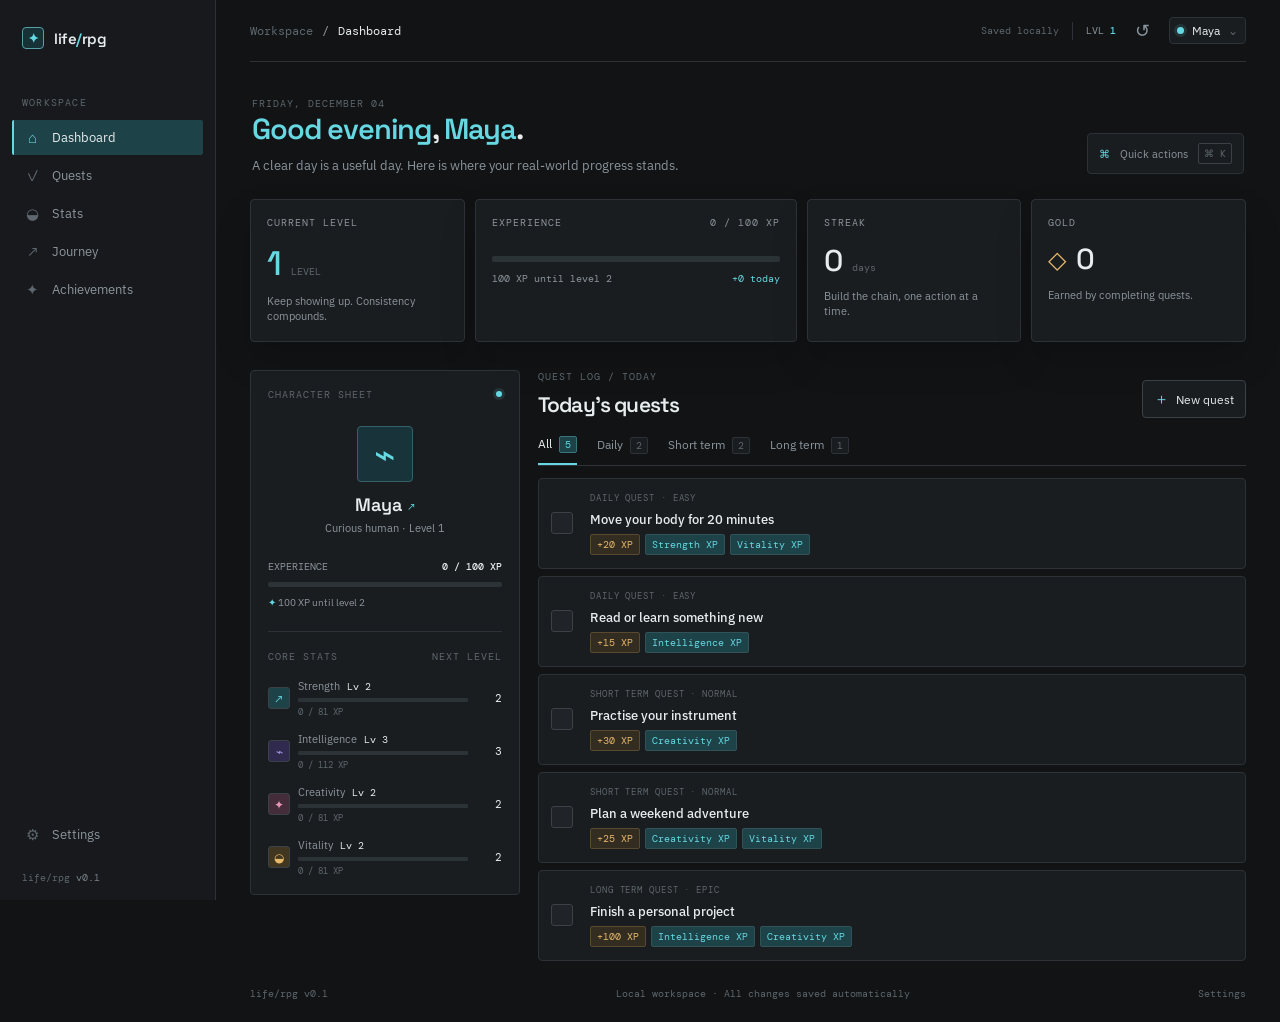
<file: index.html>
<!doctype html>
<html lang="en">
  <head>
    <meta charset="UTF-8" />
    <meta name="viewport" content="width=device-width, initial-scale=1.0" />
    <title>Life RPG | Your real-world character sheet</title>
    <meta name="description" content="A focused real-life RPG dashboard for turning meaningful actions into progress." />
    <link rel="preconnect" href="https://fonts.googleapis.com" />
    <link rel="preconnect" href="https://fonts.gstatic.com" crossorigin />
    <link href="https://fonts.googleapis.com/css2?family=DM+Mono:wght@400;500&family=IBM+Plex+Sans:wght@400;500;600;700&family=Space+Grotesk:wght@400;500;600;700&display=swap" rel="stylesheet" />
    <link rel="stylesheet" href="styles.css" />
  </head>
  <body>
    <main class="app-shell">
      <aside class="sidebar">
        <a class="brand" href="index.html" aria-label="Life RPG home"><span class="brand-mark">✦</span><span>life<span class="brand-accent">/</span>rpg</span></a>
        <div class="sidebar-section-label">WORKSPACE</div>
        <nav class="sidebar-nav" aria-label="Main navigation">
          <a class="nav-item active" href="index.html"><span class="nav-icon">⌂</span>Dashboard</a>
          <a class="nav-item" href="quests.html"><span class="nav-icon">✓</span>Quests</a>
          <a class="nav-item" href="stats.html"><span class="nav-icon">◒</span>Stats</a>
          <a class="nav-item" href="journey.html"><span class="nav-icon">↗</span>Journey</a>
          <a class="nav-item" href="achievements.html"><span class="nav-icon">✦</span>Achievements</a>
        </nav>
        <div class="sidebar-bottom">
          <a class="nav-item" href="settings.html"><span class="nav-icon">⚙</span>Settings</a>
          <div class="sidebar-version">life/rpg <span>v0.1</span></div>
        </div>
      </aside>

      <div class="workspace">
        <header class="topbar">
          <div class="breadcrumb"><span class="breadcrumb-muted">Workspace</span><span>/</span><strong>Dashboard</strong></div>
          <div class="topbar-actions">
            <span class="save-status" id="saveStatus">Saved locally</span>
            <span class="topbar-divider"></span><span class="topbar-level">LVL <strong id="topbarLevel">1</strong></span>
            <button class="icon-button" id="resetButton" type="button" title="Reset demo progress" aria-label="Reset demo progress">↺</button>
            <button class="profile-chip" id="topbarCharacter" type="button" title="Change character name"><span class="profile-dot"></span><span id="topbarName">Maya</span><span class="profile-chevron">⌄</span></button>
          </div>
        </header>

        <section class="hero" id="top">
          <div class="hero-copy"><p class="eyebrow" id="dateLabel">TUESDAY, SEPTEMBER 08</p><h1><span id="greetingText">Good morning</span>, <span id="heroName">Maya</span>.</h1><p class="hero-text">A clear day is a useful day. Here is where your real-world progress stands.</p></div>
          <div class="command-hint"><span>⌘</span><span>Quick actions</span><kbd>⌘ K</kbd></div>
        </section>

        <section class="overview-grid" aria-label="Character overview">
          <article class="overview-card level-card"><div class="card-kicker">CURRENT LEVEL</div><div class="level-value"><strong id="overviewLevel">1</strong><span>LEVEL</span></div><div class="level-caption">Keep showing up. Consistency compounds.</div></article>
          <article class="overview-card xp-overview"><div class="card-kicker"><span>EXPERIENCE</span><span><span id="overviewXp">0</span> / <span id="overviewXpGoal">100</span> XP</span></div><div class="overview-progress"><span id="overviewXpFill"></span></div><div class="overview-footer"><span id="overviewNext">100 XP until level 2</span><span class="accent-text">+0 today</span></div></article>
          <article class="overview-card stat-overview"><div class="card-kicker">STREAK</div><div class="streak-main"><strong id="overviewStreak">0</strong><span>days</span></div><div class="level-caption">Build the chain, one action at a time.</div></article>
          <article class="overview-card gold-overview"><div class="card-kicker">GOLD</div><div class="gold-main"><span>◇</span><strong id="goldLabel">0</strong></div><div class="level-caption">Earned by completing quests.</div></article>
        </section>

        <section class="dashboard-grid" id="dashboardView" aria-label="Character dashboard">
        <aside class="character-panel panel" id="statsPanel">
          <div class="panel-label"><span>CHARACTER SHEET</span><span class="online-dot"></span></div>
          <div class="avatar">⌁</div>
          <button class="name-button" id="nameButton" type="button" title="Change character name">
            <span id="characterName">Maya</span><span class="edit-icon">↗</span>
          </button>
          <p class="character-title">Curious human · Level <span id="levelLabel">1</span></p>
          <div class="xp-block">
            <div class="xp-meta"><span>EXPERIENCE</span><strong><span id="xpLabel">0</span> / <span id="xpGoal">100</span> XP</strong></div>
            <div class="progress-track"><span class="progress-fill" id="xpFill"></span></div>
          </div>
          <div class="level-up-copy"><span class="spark">✦</span> <span id="nextLevelText">100 XP until level 2</span></div>
          <div class="divider"></div>
          <div class="stats-heading"><span>CORE STATS</span><span class="stat-scale">NEXT LEVEL</span></div>
          <div class="stats-list" id="statsList"></div>
        </aside>

        <section class="quests-panel" id="quests">
          <div class="section-heading">
            <div>
              <p class="eyebrow">QUEST LOG / TODAY</p>
              <h2>Today's quests</h2>
            </div>
            <button class="add-quest-button" id="addQuestButton" type="button"><span>＋</span> New quest</button>
          </div>
          <div class="quest-tabs" role="tablist" aria-label="Quest duration">
            <button class="quest-tab active" data-filter="all" type="button" role="tab">All <span id="allCount">0</span></button>
            <button class="quest-tab" data-filter="daily" type="button" role="tab">Daily <span id="dailyCount">0</span></button>
            <button class="quest-tab" data-filter="short" type="button" role="tab">Short term <span id="shortCount">0</span></button>
            <button class="quest-tab" data-filter="long" type="button" role="tab">Long term <span id="longCount">0</span></button>
          </div>
          <div class="quest-list" id="questList"></div>
          <div class="empty-state" id="emptyState" hidden>No quests in this chapter yet.</div>
        </section>
      </section>

      <footer><span>life/rpg v0.1</span><span>Local workspace · All changes saved automatically</span><span id="settings">Settings</span></footer>
      </div>
    </main>

    <dialog id="questDialog">
      <form method="dialog" id="questForm" class="dialog-card">
        <button class="dialog-close" id="closeQuestDialog" value="cancel" aria-label="Close">×</button>
        <p class="eyebrow">NEW QUEST</p>
        <h2>Add something worth doing.</h2>
        <label>Quest name<input id="questNameInput" required maxlength="52" placeholder="e.g. Take a 20 minute walk" /></label>
        <div class="form-row"><label>Category<select id="questCategoryInput"><option value="daily">Daily</option><option value="short">Short term</option><option value="long">Long term</option></select></label><label>Difficulty<select id="questDifficultyInput"></select></label></div>
        <div class="reward-preview"><span>QUEST REWARD</span><strong id="difficultyXpLabel">25 XP</strong></div>
        <fieldset><legend>Stat rewards <small>XP is split evenly across selected stats</small></legend><div class="stat-checkboxes" id="statCheckboxes"></div></fieldset>
        <div class="dialog-actions"><button class="cancel-button" id="cancelQuestDialog" type="button">Cancel</button><button class="primary-button" value="default">Create quest <span>↗</span></button></div>
      </form>
    </dialog>

    <script src="app.js"></script>
  </body>
</html>
</file>
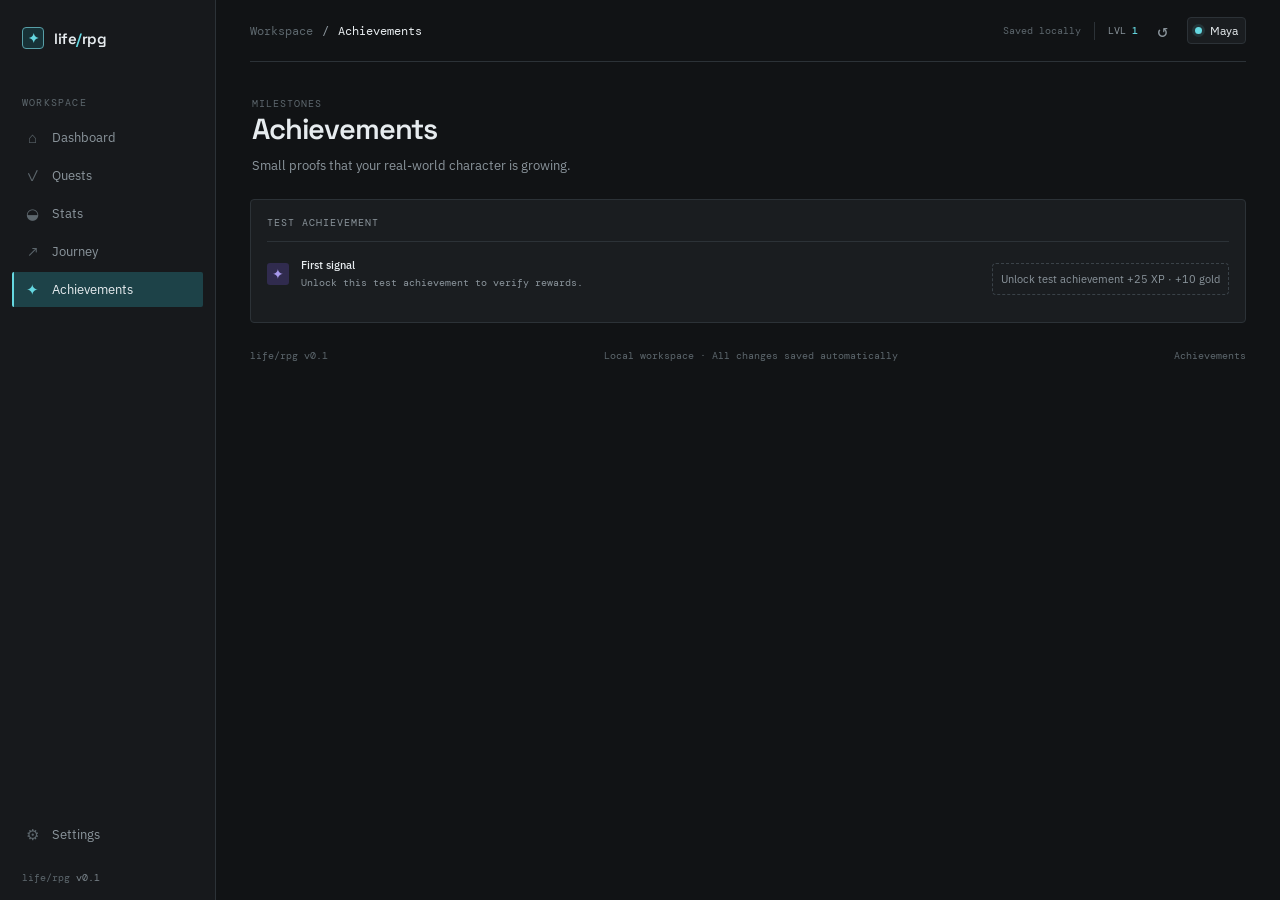
<file: achievements.html>
<!doctype html>
<html lang="en">
<head><meta charset="UTF-8" /><meta name="viewport" content="width=device-width, initial-scale=1.0" /><title>Achievements | Life RPG</title><link rel="stylesheet" href="styles.css" /></head>
<body><main class="app-shell"><aside class="sidebar"><a class="brand" href="index.html" aria-label="Life RPG home"><span class="brand-mark">✦</span><span>life<span class="brand-accent">/</span>rpg</span></a><div class="sidebar-section-label">WORKSPACE</div><nav class="sidebar-nav" aria-label="Main navigation"><a class="nav-item" href="index.html"><span class="nav-icon">⌂</span>Dashboard</a><a class="nav-item" href="quests.html"><span class="nav-icon">✓</span>Quests</a><a class="nav-item" href="stats.html"><span class="nav-icon">◒</span>Stats</a><a class="nav-item" href="journey.html"><span class="nav-icon">↗</span>Journey</a><a class="nav-item active" href="achievements.html"><span class="nav-icon">✦</span>Achievements</a></nav><div class="sidebar-bottom"><a class="nav-item" href="settings.html"><span class="nav-icon">⚙</span>Settings</a><div class="sidebar-version">life/rpg <span>v0.1</span></div></div></aside><div class="workspace"><header class="topbar"><div class="breadcrumb"><span class="breadcrumb-muted">Workspace</span><span>/</span><strong>Achievements</strong></div><div class="topbar-actions"><span class="save-status" id="saveStatus">Saved locally</span><span class="topbar-divider"></span><span class="topbar-level">LVL <strong id="topbarLevel">1</strong></span><button class="icon-button" id="resetButton" type="button" title="Reset demo progress" aria-label="Reset demo progress">↺</button><span class="profile-chip"><span class="profile-dot"></span><span id="topbarName">Maya</span></span></div></header><section class="hero"><div class="hero-copy"><p class="eyebrow">MILESTONES</p><h1>Achievements</h1><p class="hero-text">Small proofs that your real-world character is growing.</p></div></section><section class="activity-panel"><div class="panel-heading"><span>TEST ACHIEVEMENT</span></div><div class="activity-row"><span class="activity-icon muted-icon">✦</span><div><strong>First signal</strong><small>Unlock this test achievement to verify rewards.</small></div><button class="achievement-test" id="achievementTestButton" type="button">Unlock test achievement <span>+25 XP · +10 gold</span></button></div></section><footer><span>life/rpg v0.1</span><span>Local workspace · All changes saved automatically</span><span>Achievements</span></footer></div></main><script src="app.js"></script></body></html>
</file>
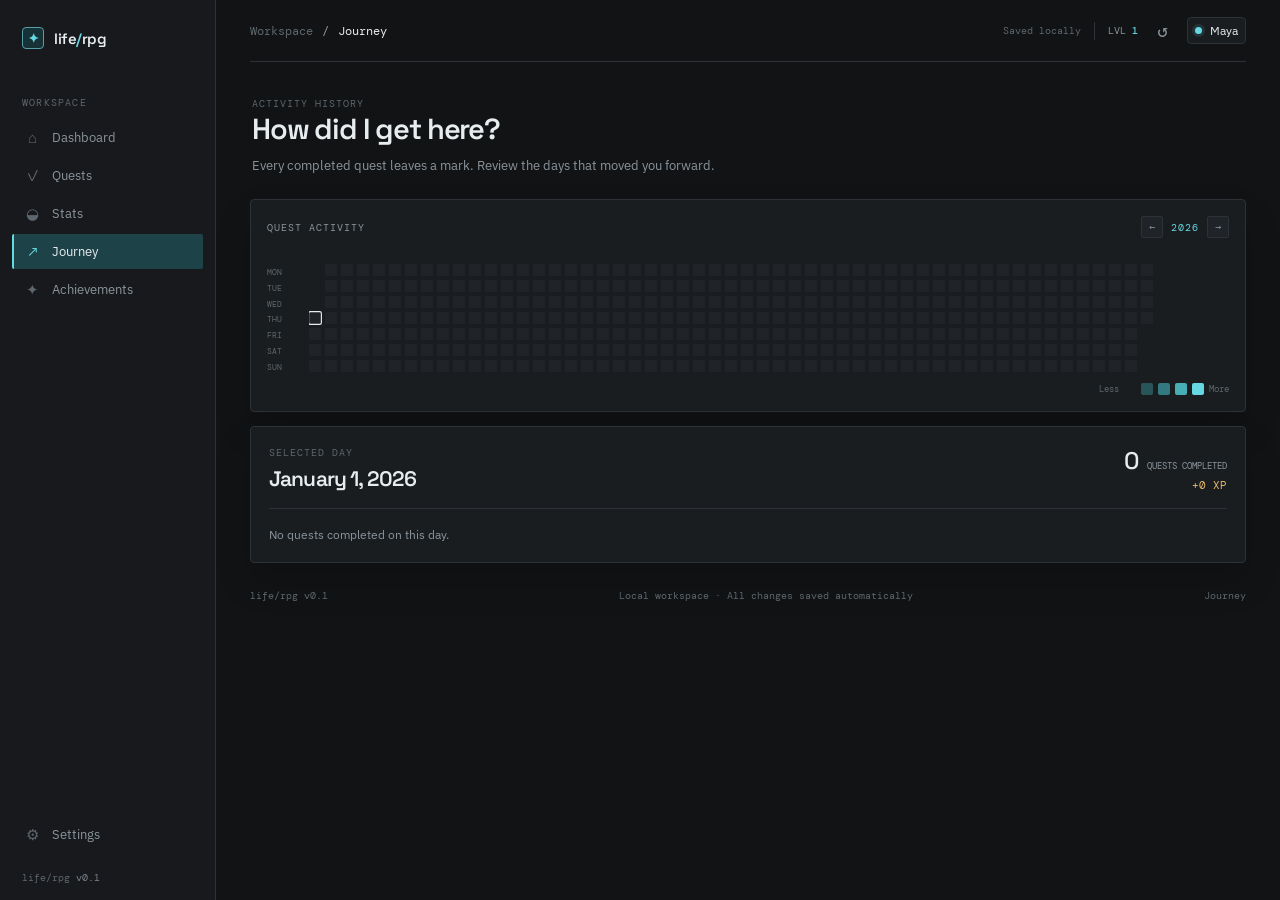
<file: journey.html>
<!doctype html>
<html lang="en">
<head><meta charset="UTF-8" /><meta name="viewport" content="width=device-width, initial-scale=1.0" /><title>Journey | Life RPG</title><link rel="stylesheet" href="styles.css" /></head>
<body>
<main class="app-shell">
  <aside class="sidebar"><a class="brand" href="index.html" aria-label="Life RPG home"><span class="brand-mark">✦</span><span>life<span class="brand-accent">/</span>rpg</span></a><div class="sidebar-section-label">WORKSPACE</div><nav class="sidebar-nav" aria-label="Main navigation"><a class="nav-item" href="index.html"><span class="nav-icon">⌂</span>Dashboard</a><a class="nav-item" href="quests.html"><span class="nav-icon">✓</span>Quests</a><a class="nav-item" href="stats.html"><span class="nav-icon">◒</span>Stats</a><a class="nav-item active" href="journey.html"><span class="nav-icon">↗</span>Journey</a><a class="nav-item" href="achievements.html"><span class="nav-icon">✦</span>Achievements</a></nav><div class="sidebar-bottom"><a class="nav-item" href="settings.html"><span class="nav-icon">⚙</span>Settings</a><div class="sidebar-version">life/rpg <span>v0.1</span></div></div></aside>
  <div class="workspace"><header class="topbar"><div class="breadcrumb"><span class="breadcrumb-muted">Workspace</span><span>/</span><strong>Journey</strong></div><div class="topbar-actions"><span class="save-status" id="saveStatus">Saved locally</span><span class="topbar-divider"></span><span class="topbar-level">LVL <strong id="topbarLevel">1</strong></span><button class="icon-button" id="resetButton" type="button" title="Reset demo progress" aria-label="Reset demo progress">↺</button><span class="profile-chip"><span class="profile-dot"></span><span id="topbarName">Maya</span></span></div></header>
    <section class="hero"><div class="hero-copy"><p class="eyebrow">ACTIVITY HISTORY</p><h1>How did I get here?</h1><p class="hero-text">Every completed quest leaves a mark. Review the days that moved you forward.</p></div></section>
    <section class="journey-panel"><div class="panel-heading"><span>QUEST ACTIVITY</span><div class="journey-year-controls"><button class="year-button" id="previousJourneyYear" type="button" aria-label="Previous year">←</button><strong class="journey-year" id="journeyYear"></strong><button class="year-button" id="nextJourneyYear" type="button" aria-label="Next year">→</button></div></div><div class="heatmap-shell"><div class="heatmap-weekdays" aria-hidden="true"><span>MON</span><span>TUE</span><span>WED</span><span>THU</span><span>FRI</span><span>SAT</span><span>SUN</span></div><div class="heatmap-scroll"><div class="heatmap-grid" id="journeyHeatmap" role="grid" aria-label="Quest completion activity"></div></div><div class="heatmap-legend"><span>Less</span><i class="heat-level-0"></i><i class="heat-level-1"></i><i class="heat-level-2"></i><i class="heat-level-3"></i><i class="heat-level-4"></i><span>More</span></div></div></section>
    <section class="journey-detail" id="journeyDetail" aria-live="polite"></section>
    <footer><span>life/rpg v0.1</span><span>Local workspace · All changes saved automatically</span><span>Journey</span></footer>
  </div>
</main><script src="app.js"></script></body></html>
</file>
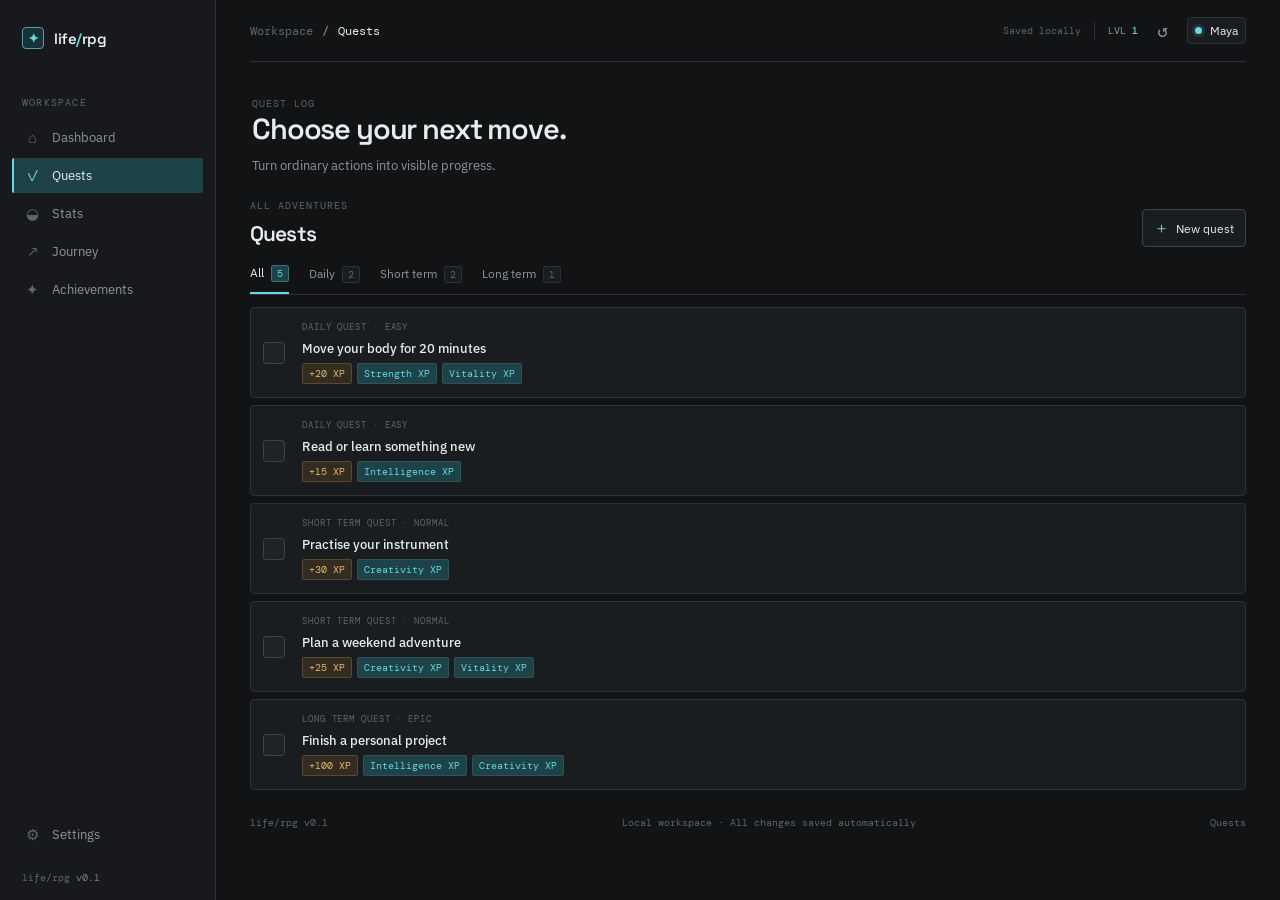
<file: quests.html>
<!doctype html>
<html lang="en">
<head>
  <meta charset="UTF-8" /><meta name="viewport" content="width=device-width, initial-scale=1.0" />
  <title>Quests | Life RPG</title><link rel="stylesheet" href="styles.css" />
</head>
<body><main class="app-shell"><aside class="sidebar"><a class="brand" href="index.html" aria-label="Life RPG home"><span class="brand-mark">✦</span><span>life<span class="brand-accent">/</span>rpg</span></a><div class="sidebar-section-label">WORKSPACE</div><nav class="sidebar-nav" aria-label="Main navigation"><a class="nav-item" href="index.html"><span class="nav-icon">⌂</span>Dashboard</a><a class="nav-item active" href="quests.html"><span class="nav-icon">✓</span>Quests</a><a class="nav-item" href="stats.html"><span class="nav-icon">◒</span>Stats</a><a class="nav-item" href="journey.html"><span class="nav-icon">↗</span>Journey</a><a class="nav-item" href="achievements.html"><span class="nav-icon">✦</span>Achievements</a></nav><div class="sidebar-bottom"><a class="nav-item" href="settings.html"><span class="nav-icon">⚙</span>Settings</a><div class="sidebar-version">life/rpg <span>v0.1</span></div></div></aside><div class="workspace"><header class="topbar"><div class="breadcrumb"><span class="breadcrumb-muted">Workspace</span><span>/</span><strong>Quests</strong></div><div class="topbar-actions"><span class="save-status" id="saveStatus">Saved locally</span><span class="topbar-divider"></span><span class="topbar-level">LVL <strong id="topbarLevel">1</strong></span><button class="icon-button" id="resetButton" type="button" title="Reset demo progress" aria-label="Reset demo progress">↺</button><span class="profile-chip"><span class="profile-dot"></span><span id="topbarName">Maya</span></span></div></header><section class="hero"><div class="hero-copy"><p class="eyebrow">QUEST LOG</p><h1>Choose your next move.</h1><p class="hero-text">Turn ordinary actions into visible progress.</p></div></section><section class="dashboard-grid"><section class="quests-panel" id="quests"><div class="section-heading"><div><p class="eyebrow">ALL ADVENTURES</p><h2>Quests</h2></div><button class="add-quest-button" id="addQuestButton" type="button"><span>＋</span> New quest</button></div><div class="quest-tabs" role="tablist" aria-label="Quest duration"><button class="quest-tab active" data-filter="all" type="button" role="tab">All <span id="allCount">0</span></button><button class="quest-tab" data-filter="daily" type="button" role="tab">Daily <span id="dailyCount">0</span></button><button class="quest-tab" data-filter="short" type="button" role="tab">Short term <span id="shortCount">0</span></button><button class="quest-tab" data-filter="long" type="button" role="tab">Long term <span id="longCount">0</span></button></div><div class="quest-list" id="questList"></div><div class="empty-state" id="emptyState" hidden>No quests in this chapter yet.</div></section></section><footer><span>life/rpg v0.1</span><span>Local workspace · All changes saved automatically</span><span>Quests</span></footer></div></main><dialog id="questDialog"><form method="dialog" id="questForm" class="dialog-card"><button class="dialog-close" id="closeQuestDialog" value="cancel" aria-label="Close">×</button><p class="eyebrow">NEW QUEST</p><h2>Add something worth doing.</h2><label>Quest name<input id="questNameInput" required maxlength="52" placeholder="e.g. Take a 20 minute walk" /></label><div class="form-row"><label>Category<select id="questCategoryInput"><option value="daily">Daily</option><option value="short">Short term</option><option value="long">Long term</option></select></label><label>Difficulty<select id="questDifficultyInput"></select></label></div><div class="reward-preview"><span>QUEST REWARD</span><strong id="difficultyXpLabel">25 XP</strong></div><fieldset><legend>Stat rewards <small>XP is split evenly across selected stats</small></legend><div class="stat-checkboxes" id="statCheckboxes"></div></fieldset><div class="dialog-actions"><button class="cancel-button" id="cancelQuestDialog" type="button">Cancel</button><button class="primary-button" value="default">Create quest <span>↗</span></button></div></form></dialog><script src="app.js"></script></body></html>
</file>
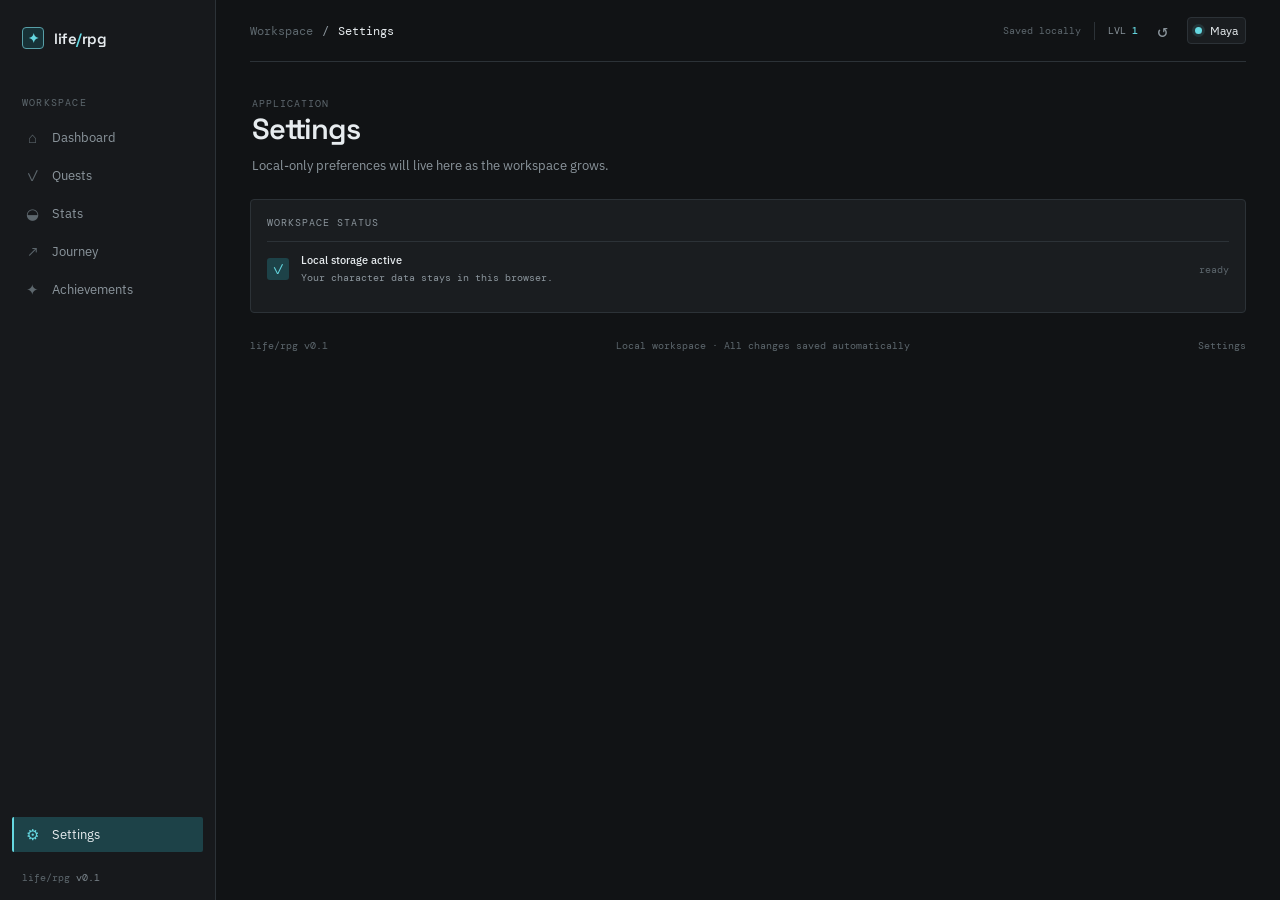
<file: settings.html>
<!doctype html>
<html lang="en">
<head><meta charset="UTF-8" /><meta name="viewport" content="width=device-width, initial-scale=1.0" /><title>Settings | Life RPG</title><link rel="stylesheet" href="styles.css" /></head>
<body><main class="app-shell"><aside class="sidebar"><a class="brand" href="index.html" aria-label="Life RPG home"><span class="brand-mark">✦</span><span>life<span class="brand-accent">/</span>rpg</span></a><div class="sidebar-section-label">WORKSPACE</div><nav class="sidebar-nav" aria-label="Main navigation"><a class="nav-item" href="index.html"><span class="nav-icon">⌂</span>Dashboard</a><a class="nav-item" href="quests.html"><span class="nav-icon">✓</span>Quests</a><a class="nav-item" href="stats.html"><span class="nav-icon">◒</span>Stats</a><a class="nav-item" href="journey.html"><span class="nav-icon">↗</span>Journey</a><a class="nav-item" href="achievements.html"><span class="nav-icon">✦</span>Achievements</a></nav><div class="sidebar-bottom"><a class="nav-item active" href="settings.html"><span class="nav-icon">⚙</span>Settings</a><div class="sidebar-version">life/rpg <span>v0.1</span></div></div></aside><div class="workspace"><header class="topbar"><div class="breadcrumb"><span class="breadcrumb-muted">Workspace</span><span>/</span><strong>Settings</strong></div><div class="topbar-actions"><span class="save-status" id="saveStatus">Saved locally</span><span class="topbar-divider"></span><span class="topbar-level">LVL <strong id="topbarLevel">1</strong></span><button class="icon-button" id="resetButton" type="button" title="Reset demo progress" aria-label="Reset demo progress">↺</button><span class="profile-chip"><span class="profile-dot"></span><span id="topbarName">Maya</span></span></div></header><section class="hero"><div class="hero-copy"><p class="eyebrow">APPLICATION</p><h1>Settings</h1><p class="hero-text">Local-only preferences will live here as the workspace grows.</p></div></section><section class="activity-panel"><div class="panel-heading"><span>WORKSPACE STATUS</span></div><div class="activity-row"><span class="activity-icon">✓</span><div><strong>Local storage active</strong><small>Your character data stays in this browser.</small></div><time>ready</time></div></section><footer><span>life/rpg v0.1</span><span>Local workspace · All changes saved automatically</span><span>Settings</span></footer></div></main><script src="app.js"></script></body></html>
</file>
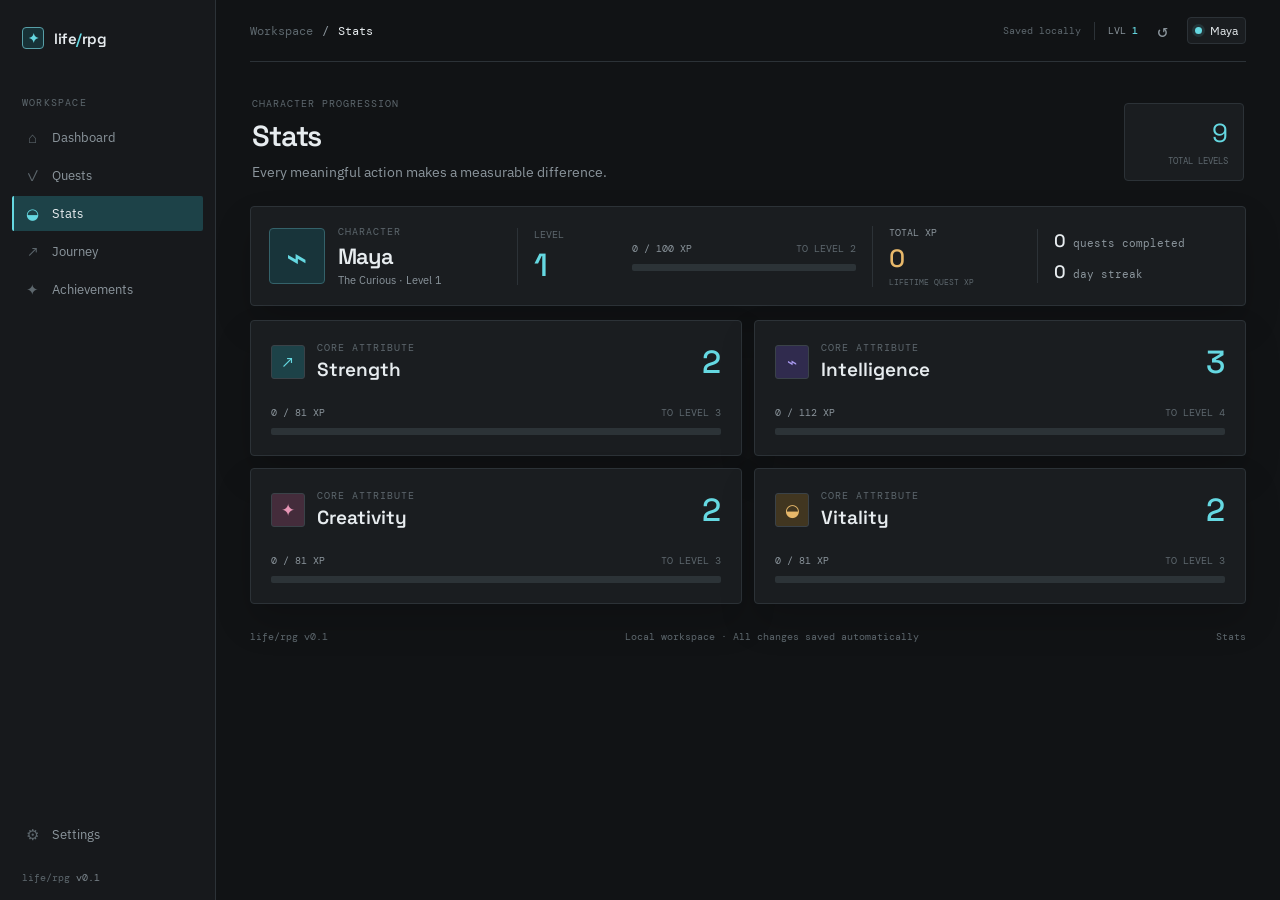
<file: stats.html>
<!doctype html>
<html lang="en">
<head><meta charset="UTF-8" /><meta name="viewport" content="width=device-width, initial-scale=1.0" /><title>Stats | Life RPG</title><link rel="stylesheet" href="styles.css" /></head>
<body><main class="app-shell"><aside class="sidebar"><a class="brand" href="index.html" aria-label="Life RPG home"><span class="brand-mark">✦</span><span>life<span class="brand-accent">/</span>rpg</span></a><div class="sidebar-section-label">WORKSPACE</div><nav class="sidebar-nav" aria-label="Main navigation"><a class="nav-item" href="index.html"><span class="nav-icon">⌂</span>Dashboard</a><a class="nav-item" href="quests.html"><span class="nav-icon">✓</span>Quests</a><a class="nav-item active" href="stats.html"><span class="nav-icon">◒</span>Stats</a><a class="nav-item" href="journey.html"><span class="nav-icon">↗</span>Journey</a><a class="nav-item" href="achievements.html"><span class="nav-icon">✦</span>Achievements</a></nav><div class="sidebar-bottom"><a class="nav-item" href="settings.html"><span class="nav-icon">⚙</span>Settings</a><div class="sidebar-version">life/rpg <span>v0.1</span></div></div></aside><div class="workspace"><header class="topbar"><div class="breadcrumb"><span class="breadcrumb-muted">Workspace</span><span>/</span><strong>Stats</strong></div><div class="topbar-actions"><span class="save-status" id="saveStatus">Saved locally</span><span class="topbar-divider"></span><span class="topbar-level">LVL <strong id="topbarLevel">1</strong></span><button class="icon-button" id="resetButton" type="button" title="Reset demo progress" aria-label="Reset demo progress">↺</button><span class="profile-chip"><span class="profile-dot"></span><span id="topbarName">Maya</span></span></div></header><section class="stats-view" id="statsView" aria-label="Detailed character stats"><div class="stats-view-heading"><div><p class="eyebrow">CHARACTER PROGRESSION</p><h2>Stats</h2><p>Every meaningful action makes a measurable difference.</p></div><div class="stats-summary"><span id="statsTotalLevel">9</span><small>TOTAL LEVELS</small></div></div><section class="stats-character-overview" id="statsCharacterOverview" aria-label="Character overview"></section><div class="detailed-stats-grid" id="detailedStatsList"></div></section><footer><span>life/rpg v0.1</span><span>Local workspace · All changes saved automatically</span><span>Stats</span></footer></div></main><script src="app.js"></script></body></html>
</file>
<file: styles.css>
@import url('https://fonts.googleapis.com/css2?family=DM+Mono:wght@400;500&family=IBM+Plex+Sans:wght@400;500;600;700&family=Space+Grotesk:wght@400;500;600;700&display=swap');

:root {
  --bg: #111315; --sidebar: #17191c; --surface: #1a1d20; --surface-raised: #202428; --surface-hover: #252a2e;
  --border: #2c3237; --border-strong: #3a4248; --text: #e7ecef; --muted: #8b959c; --dim: #5d676d;
  --accent: #65d8e1; --accent-soft: #1d4248; --violet: #a899ee; --violet-soft: #302b4e; --warning: #e7b86a; --danger: #e77f89;
  --radius: 4px; --shadow: 0 18px 36px rgba(0, 0, 0, .16);
}
* { box-sizing: border-box; }
html { scroll-behavior: smooth; }
.sidebar-nav, .quest-tabs { min-width: 0; }
body { margin: 0; color: var(--text); background: var(--bg); font: 14px 'IBM Plex Sans', sans-serif; }
body::before { content: ''; position: fixed; inset: 0; pointer-events: none; opacity: .08; background-image: linear-gradient(rgba(255,255,255,.04) 1px, transparent 1px), linear-gradient(90deg, rgba(255,255,255,.04) 1px, transparent 1px); background-size: 32px 32px; mask-image: linear-gradient(to bottom, black, transparent 70%); }
button, input, select { font: inherit; } button, a { -webkit-tap-highlight-color: transparent; } button { cursor: pointer; } a { color: inherit; text-decoration: none; }
.app-shell { display: flex; min-height: 100vh; }
.sidebar { position: sticky; top: 0; display: flex; flex: 0 0 216px; flex-direction: column; width: 216px; height: 100vh; padding: 22px 12px 16px; border-right: 1px solid var(--border); background: var(--sidebar); }
.brand { display: flex; align-items: center; gap: 10px; height: 32px; padding: 0 10px; color: var(--text); font: 600 15px 'Space Grotesk', sans-serif; letter-spacing: -.03em; }
.brand-mark { display: grid; place-items: center; width: 22px; height: 22px; border: 1px solid #579fa7; border-radius: var(--radius); color: var(--accent); background: #173237; font-size: 13px; }
.brand-accent { color: var(--accent); }
.sidebar-section-label { margin: 42px 10px 11px; color: var(--dim); font: 10px 'DM Mono', monospace; letter-spacing: .12em; }
.sidebar-nav { display: grid; gap: 3px; }
.nav-item { display: flex; align-items: center; gap: 11px; height: 35px; padding: 0 10px; border-left: 2px solid transparent; border-radius: 2px; color: var(--muted); font-size: 13px; transition: background .18s, color .18s, border-color .18s; }
.nav-item:hover { color: var(--text); background: var(--surface-hover); } .nav-item.active { border-left-color: var(--accent); color: var(--text); background: var(--accent-soft); }
.nav-icon { display: inline-grid; place-items: center; width: 17px; color: var(--dim); font-size: 15px; } .nav-item.active .nav-icon { color: var(--accent); }
.sidebar-bottom { margin-top: auto; } .sidebar-version { padding: 19px 10px 0; color: var(--dim); font: 10px 'DM Mono', monospace; } .sidebar-version span { color: #79838a; }
.workspace { min-width: 0; flex: 1; padding: 0 34px 22px; }
.topbar { display: flex; align-items: center; justify-content: space-between; height: 62px; border-bottom: 1px solid var(--border); }
.breadcrumb, .topbar-actions, .profile-chip, .overview-footer, .card-kicker, .panel-label, .xp-meta, .stats-heading, .quest-tabs, .quest-actions, footer, .panel-heading { display: flex; align-items: center; }
.breadcrumb { gap: 9px; color: var(--muted); font: 12px 'DM Mono', monospace; } .breadcrumb-muted { color: var(--dim); } .breadcrumb strong { color: var(--text); font-weight: 400; }
.topbar-actions { gap: 13px; color: var(--muted); font: 10px 'DM Mono', monospace; } .save-status { color: var(--dim); } .topbar-divider { height: 18px; width: 1px; background: var(--border); } .topbar-level strong { color: var(--accent); font-weight: 500; }
.icon-button, .dialog-close { border: 0; color: var(--muted); background: transparent; font-size: 18px; transition: color .18s; } .icon-button:hover, .dialog-close:hover { color: var(--text); }
.profile-chip { gap: 8px; padding: 5px 7px; border: 1px solid var(--border); border-radius: var(--radius); color: var(--text); background: var(--surface); font: 12px 'IBM Plex Sans', sans-serif; } .profile-chip:hover { border-color: var(--border-strong); background: var(--surface-hover); } .profile-dot { width: 7px; height: 7px; border-radius: 50%; background: var(--accent); box-shadow: 0 0 0 3px rgba(101,216,225,.12); } .profile-chevron { color: var(--dim); }
.hero { display: flex; align-items: flex-end; justify-content: space-between; gap: 24px; padding: 35px 2px 25px; } .eyebrow, .card-kicker, .panel-label, .stats-heading, .panel-heading { margin: 0; color: var(--dim); font: 10px 'DM Mono', monospace; letter-spacing: .1em; }
.hero h1, h2 { margin: 0; color: var(--text); font: 600 29px 'Space Grotesk', sans-serif; letter-spacing: -.04em; } .hero h1 span { color: var(--accent); } .hero-text { margin: 10px 0 0; color: var(--muted); font-size: 13px; }
.command-hint { display: flex; align-items: center; gap: 10px; padding: 9px 11px; border: 1px solid var(--border); border-radius: var(--radius); color: var(--muted); background: var(--surface); font-size: 11px; } .command-hint > span:first-child { color: var(--accent); } .command-hint kbd { padding: 3px 5px; border: 1px solid var(--border-strong); border-radius: 2px; color: var(--dim); font: 10px 'DM Mono', monospace; }
.overview-grid { display: grid; grid-template-columns: 1fr 1.5fr 1fr 1fr; gap: 10px; margin-bottom: 28px; } .overview-card { min-height: 126px; padding: 16px; border: 1px solid var(--border); border-radius: var(--radius); background: var(--surface); box-shadow: var(--shadow); } .card-kicker { justify-content: space-between; color: var(--muted); }
.level-value { display: flex; align-items: baseline; gap: 9px; margin: 13px 0 9px; } .level-value strong { color: var(--accent); font: 500 34px 'Space Grotesk', sans-serif; } .level-value span, .streak-main span { color: var(--dim); font: 10px 'DM Mono', monospace; } .level-caption { color: var(--muted); font-size: 11px; line-height: 1.4; }
.overview-progress { height: 6px; margin: 27px 0 10px; overflow: hidden; border-radius: 2px; background: #2c3337; } .overview-progress span { display: block; width: 0; height: 100%; background: var(--accent); transition: width .5s ease; } .overview-footer { justify-content: space-between; color: var(--muted); font: 10px 'DM Mono', monospace; } .accent-text { color: var(--accent); }
.streak-main { display: flex; align-items: baseline; gap: 9px; margin: 12px 0 9px; } .streak-main strong { color: var(--text); font: 500 30px 'Space Grotesk', sans-serif; } .streak-dots { display: flex; gap: 4px; margin-bottom: 10px; } .streak-dots i { width: 11px; height: 4px; border-radius: 1px; background: var(--border-strong); } .streak-dots i.filled { background: var(--violet); }
.gold-main { display: flex; align-items: center; gap: 10px; margin: 11px 0; } .gold-main span { color: var(--warning); font-size: 24px; } .gold-main strong { font: 500 29px 'Space Grotesk', sans-serif; }
.dashboard-grid { display: grid; grid-template-columns: 270px minmax(0, 1fr); gap: 18px; align-items: start; } .panel { border: 1px solid var(--border); border-radius: var(--radius); background: var(--surface); } .character-panel { padding: 17px; } .panel-label, .stats-heading { justify-content: space-between; }
.online-dot { width: 6px; height: 6px; border-radius: 50%; background: var(--accent); box-shadow: 0 0 0 3px rgba(101,216,225,.12); } .avatar { display: grid; place-items: center; width: 56px; height: 56px; margin: 25px auto 10px; border: 1px solid #34626a; border-radius: var(--radius); color: var(--accent); background: #18343a; font-size: 36px; } .name-button { display: block; margin: auto; border: 0; color: var(--text); background: transparent; font: 600 18px 'Space Grotesk', sans-serif; } .edit-icon { margin-left: 5px; color: var(--accent); font: 11px 'IBM Plex Sans', sans-serif; } .character-title { margin: 4px 0 25px; color: var(--muted); text-align: center; font-size: 11px; }
.xp-meta { justify-content: space-between; color: var(--muted); font: 10px 'DM Mono', monospace; } .xp-meta strong { color: var(--text); font-weight: 500; } .progress-track { height: 5px; margin-top: 9px; overflow: hidden; border-radius: 2px; background: #2c3337; } .progress-fill { display: block; width: 0; height: 100%; border-radius: inherit; background: var(--accent); transition: width .5s ease; } .level-up-copy { margin-top: 9px; color: var(--muted); font-size: 10px; } .spark { color: var(--accent); } .divider { height: 1px; margin: 22px 0 18px; background: var(--border); } .stat-scale { color: var(--dim); }
.stats-list { display: grid; gap: 14px; margin-top: 16px; } .stat-row { display: grid; grid-template-columns: 22px 1fr 26px; gap: 8px; align-items: center; } .stat-symbol { display: grid; place-items: center; width: 22px; height: 22px; border: 1px solid var(--border-strong); border-radius: 3px; color: var(--accent); background: var(--accent-soft); font-size: 12px; } .stat-symbol.intelligence { color: var(--violet); background: var(--violet-soft); } .stat-symbol.creativity { color: #e795b5; background: #442c3b; } .stat-symbol.vitality { color: var(--warning); background: #413620; } .stat-name { color: var(--muted); font-size: 11px; } .stat-bar { height: 4px; margin-top: 5px; border-radius: 1px; background: #2c3337; } .stat-bar span { display: block; height: 100%; border-radius: inherit; background: var(--accent); transition: width .5s; } .stat-value { color: var(--text); font: 11px 'DM Mono', monospace; text-align: right; }
.quests-panel { min-width: 0; } .section-heading { display: flex; align-items: flex-end; justify-content: space-between; gap: 18px; margin: 0 0 18px; } .section-heading .eyebrow { margin-bottom: 8px; } .section-heading h2 { font-size: 21px; } .add-quest-button { padding: 8px 11px; border: 1px solid var(--border-strong); border-radius: var(--radius); color: var(--text); background: var(--surface); font-size: 12px; transition: border-color .18s, background .18s; } .add-quest-button:hover { border-color: var(--accent); background: var(--surface-hover); } .add-quest-button span { margin-right: 4px; color: var(--accent); font-size: 15px; }
.quest-tabs { gap: 20px; border-bottom: 1px solid var(--border); } .quest-tab { padding: 0 0 10px; border: 0; color: var(--muted); background: none; font-size: 12px; } .quest-tab span { display: inline-grid; place-items: center; min-width: 18px; height: 17px; margin-left: 4px; border: 1px solid var(--border); border-radius: 2px; color: var(--dim); background: var(--surface); font: 10px 'DM Mono', monospace; } .quest-tab:hover, .quest-tab.active { color: var(--text); } .quest-tab.active { border-bottom: 2px solid var(--accent); } .quest-tab.active span { border-color: #39757d; color: var(--accent); background: var(--accent-soft); }
.quest-list { display: grid; gap: 7px; margin-top: 12px; } .quest-card { display: grid; grid-template-columns: 28px 1fr auto; gap: 11px; align-items: center; padding: 13px 12px; border: 1px solid var(--border); border-radius: var(--radius); background: var(--surface); transition: border-color .18s, background .18s, transform .18s, opacity .18s; } .quest-card:hover { border-color: var(--border-strong); background: var(--surface-hover); transform: translateX(2px); } .quest-card.completed { opacity: .5; } .quest-card.completed .quest-title { text-decoration: line-through; } .quest-check { width: 22px; height: 22px; border: 1px solid var(--border-strong); border-radius: 3px; color: transparent; background: var(--surface-raised); font-size: 13px; } .quest-check:hover { border-color: var(--accent); } .quest-card.completed .quest-check { border-color: var(--accent); color: var(--accent); background: var(--accent-soft); }
.quest-title { margin: 0 0 6px; color: var(--text); font-size: 13px; font-weight: 500; } .quest-rewards, .quest-tags { display: flex; flex-wrap: wrap; gap: 5px; color: var(--muted); font: 10px 'DM Mono', monospace; } .reward-tag { padding: 3px 6px; border: 1px solid #315257; border-radius: 2px; color: var(--accent); background: var(--accent-soft); } .reward-tag.xp { border-color: #59492f; color: var(--warning); background: #332c20; } .quest-actions { gap: 8px; } .quest-category { margin-bottom: 7px; color: var(--dim); font: 9px 'DM Mono', monospace; letter-spacing: .1em; text-transform: uppercase; } .delete-quest { padding: 5px; border: 0; color: var(--dim); background: transparent; opacity: 0; transition: color .18s, opacity .18s; } .quest-card:hover .delete-quest, .delete-quest:focus { opacity: 1; } .delete-quest:hover { color: var(--danger); } .empty-state { padding: 30px; border: 1px dashed var(--border); color: var(--muted); text-align: center; }
.lower-grid { display: grid; grid-template-columns: minmax(0, 1.3fr) minmax(280px, 1fr); gap: 18px; margin-top: 18px; } .insight-strip { display: flex; align-items: center; gap: 13px; min-height: 84px; padding: 16px; border: 1px solid var(--border); border-radius: var(--radius); background: var(--surface); } .insight-icon { display: grid; flex: 0 0 28px; place-items: center; width: 28px; height: 28px; border: 1px solid #39757d; border-radius: 3px; color: var(--accent); background: var(--accent-soft); } .insight-strip p:last-child { margin: 4px 0 0; color: var(--text); font-size: 12px; } .streak { display: flex; align-items: baseline; gap: 7px; margin-left: auto; color: var(--muted); white-space: nowrap; font: 10px 'DM Mono', monospace; } .streak-number { color: var(--accent); font: 500 22px 'Space Grotesk', sans-serif; }
.activity-panel { padding: 16px; border: 1px solid var(--border); border-radius: var(--radius); background: var(--surface); } .panel-heading { justify-content: space-between; padding-bottom: 12px; color: var(--muted); font: 10px 'DM Mono', monospace; letter-spacing: .1em; } .panel-heading a { color: var(--accent); letter-spacing: 0; text-transform: none; } .activity-row { display: grid; grid-template-columns: 25px 1fr auto; gap: 9px; align-items: center; padding: 11px 0; border-top: 1px solid var(--border); } .activity-icon { display: grid; place-items: center; width: 22px; height: 22px; border-radius: 3px; color: var(--accent); background: var(--accent-soft); } .muted-icon { color: var(--violet); background: var(--violet-soft); } .activity-row strong { display: block; color: var(--text); font-size: 11px; font-weight: 500; } .activity-row small, .activity-row time { color: var(--muted); font: 10px 'DM Mono', monospace; } .activity-row time { color: var(--dim); }
footer { justify-content: space-between; gap: 12px; margin-top: 26px; color: var(--dim); font: 10px 'DM Mono', monospace; }
dialog { width: min(440px, calc(100% - 32px)); padding: 0; border: 0; background: transparent; } .dialog-card { position: relative; padding: 28px; border: 1px solid var(--border-strong); border-radius: var(--radius); background: var(--surface-raised); box-shadow: 0 25px 70px rgba(0,0,0,.45); } .dialog-card h2 { margin: 8px 0 24px; font-size: 23px; } .dialog-close { position: absolute; top: 16px; right: 16px; } .dialog-card label, fieldset legend { display: block; color: var(--muted); font: 10px 'DM Mono', monospace; letter-spacing: .08em; text-transform: uppercase; } .dialog-card input, .dialog-card select { width: 100%; margin-top: 7px; padding: 10px; border: 1px solid var(--border); border-radius: var(--radius); outline-color: var(--accent); color: var(--text); background: var(--surface); } .form-row { display: grid; grid-template-columns: 1fr 1fr; gap: 10px; margin-top: 13px; } .dialog-card fieldset { margin: 17px 0 22px; padding: 0; border: 0; } .stat-checkboxes { display: flex; flex-wrap: wrap; gap: 6px; margin-top: 10px; } .stat-checkbox { position: relative; } .stat-checkbox input { position: absolute; opacity: 0; } .stat-checkbox span { display: block; padding: 7px; border: 1px solid var(--border); border-radius: 2px; color: var(--muted); background: var(--surface); font-size: 11px; } .stat-checkbox input:checked + span { border-color: var(--accent); color: var(--accent); background: var(--accent-soft); } .primary-button { width: 100%; padding: 11px; border: 1px solid var(--accent); border-radius: var(--radius); color: #102023; background: var(--accent); font-weight: 600; } .primary-button span { float: right; font-size: 17px; } .dialog-card::backdrop { background: rgba(4, 7, 8, .72); backdrop-filter: blur(3px); }
@media (max-width: 980px) { .workspace { padding: 0 22px 22px; } .overview-grid { grid-template-columns: 1fr 1.4fr; } .dashboard-grid { grid-template-columns: 230px minmax(0, 1fr); } .lower-grid { grid-template-columns: 1fr; } }
@media (max-width: 720px) { .app-shell { display: block; } .sidebar { position: static; display: flex; width: auto; height: auto; padding: 12px 14px; border-right: 0; border-bottom: 1px solid var(--border); } .sidebar-section-label, .sidebar-bottom, .sidebar-version { display: none; } .sidebar-nav { display: flex; gap: 2px; margin-top: 12px; overflow-x: auto; } .nav-item { flex: 0 0 auto; height: 30px; padding: 0 9px; border-left: 0; border-bottom: 2px solid transparent; font-size: 11px; } .nav-item.active { border-bottom-color: var(--accent); } .nav-icon { display: none; } .workspace { padding: 0 14px 18px; } .topbar { height: 54px; } .breadcrumb { display: none; } .topbar-actions { margin-left: auto; } .save-status, .topbar-divider, .topbar-level { display: none; } .hero { padding: 28px 0 20px; } .hero h1 { font-size: 24px; } .hero-text { max-width: 340px; line-height: 1.45; } .command-hint { display: none; } .overview-grid { grid-template-columns: 1fr 1fr; gap: 8px; margin-bottom: 18px; } .overview-card { min-height: 110px; padding: 12px; } .dashboard-grid { grid-template-columns: 1fr; gap: 16px; } .character-panel { order: 2; } .quests-panel { order: 1; } .lower-grid { margin-top: 16px; } .section-heading h2 { font-size: 19px; } footer { flex-wrap: wrap; } }
@media (max-width: 460px) { .profile-chip { padding: 5px; } .profile-chevron { display: none; } .overview-grid { grid-template-columns: 1fr 1fr; } .overview-card { min-height: 105px; } .card-kicker { font-size: 9px; } .quest-tabs { gap: 13px; overflow-x: auto; } .quest-tab { flex: 0 0 auto; white-space: nowrap; } .quest-card { grid-template-columns: 26px 1fr; padding: 11px 9px; } .quest-actions { grid-column: 2; justify-content: flex-start; } .delete-quest { opacity: 1; } .streak { display: none; } .insight-strip { align-items: flex-start; } }

.stat-name strong { margin-left: 4px; color: var(--text); font: 10px 'DM Mono', monospace; font-weight: 400; }
.stat-xp-label { margin-top: 4px; color: var(--dim); font: 9px 'DM Mono', monospace; }
.achievement-test { width: 100%; margin-top: 10px; padding: 8px; border: 1px dashed var(--border-strong); border-radius: var(--radius); color: var(--muted); background: transparent; font-size: 11px; text-align: left; }
.achievement-test span { float: right; color: var(--warning); font: 10px 'DM Mono', monospace; }
.achievement-test:hover { border-color: var(--violet); color: var(--text); }
.stats-view { min-width: 0; }
.stats-view-heading { display: flex; align-items: flex-end; justify-content: space-between; gap: 20px; padding: 35px 2px 25px; }
.stats-view-heading h2 { margin-top: 7px; font-size: 29px; }
.stats-view-heading > div:first-child > p:last-child { margin: 9px 0 0; color: var(--muted); }
.stats-summary { min-width: 120px; padding: 12px 15px; border: 1px solid var(--border); border-radius: var(--radius); background: var(--surface); text-align: right; }
.stats-summary span { display: block; color: var(--accent); font: 26px 'Space Grotesk', sans-serif; }
.stats-summary small { color: var(--dim); font: 9px 'DM Mono', monospace; }
.detailed-stats-grid { display: grid; grid-template-columns: 1fr 1fr; gap: 12px; }
.detailed-stat-card { padding: 20px; border: 1px solid var(--border); border-radius: var(--radius); background: var(--surface); box-shadow: var(--shadow); }
.detailed-stat-top { display: grid; grid-template-columns: 34px 1fr auto; gap: 12px; align-items: center; }
.detailed-stat-top .stat-symbol { width: 34px; height: 34px; font-size: 17px; }
.detailed-stat-top h3 { margin: 3px 0 0; color: var(--text); font: 600 19px 'Space Grotesk', sans-serif; }
.detailed-level { color: var(--accent); font: 500 32px 'Space Grotesk', sans-serif; }
.detailed-xp-row { display: flex; justify-content: space-between; margin-top: 24px; color: var(--muted); font: 10px 'DM Mono', monospace; }
.detailed-xp-row span:last-child { color: var(--dim); }
.detailed-progress { height: 7px; margin-top: 9px; overflow: hidden; border-radius: 2px; background: #2c3337; }
.detailed-progress span { display: block; height: 100%; border-radius: inherit; background: var(--accent); transition: width .5s; }
.detailed-description { min-height: 34px; margin: 18px 0 0; color: var(--muted); font-size: 12px; line-height: 1.5; }
.dashboard-grid:has(> .quests-panel:only-child) { grid-template-columns: 1fr; }
.stats-character-overview { display: grid; grid-template-columns: 1.5fr .7fr 1.6fr 1.2fr; gap: 16px; align-items: center; margin-bottom: 14px; padding: 18px; border: 1px solid var(--border); border-radius: var(--radius); background: var(--surface); box-shadow: var(--shadow); }
.stats-character-overview { grid-template-columns: 1.4fr .6fr 1.35fr .9fr 1.15fr; }
.character-overview-identity { display: flex; align-items: center; gap: 13px; }.character-overview-identity .avatar { flex: 0 0 56px; margin: 0; }.character-overview-identity h2 { margin: 4px 0 3px; font-size: 22px; }.character-overview-identity p:last-child { margin: 0; color: var(--muted); font-size: 11px; }.character-overview-level { display: flex; flex-direction: column; padding-left: 16px; border-left: 1px solid var(--border); }.overview-level-label { color: var(--dim); font: 10px 'DM Mono', monospace; }.character-overview-level strong { margin-top: 4px; color: var(--accent); font: 500 32px 'Space Grotesk', sans-serif; }.character-overview-xp .detailed-xp-row { margin-top: 0; }.character-overview-metrics { display: grid; gap: 8px; padding-left: 16px; border-left: 1px solid var(--border); color: var(--muted); font: 11px 'DM Mono', monospace; }.character-overview-metrics strong { color: var(--text); font: 500 18px 'Space Grotesk', sans-serif; }.detailed-stat-card { cursor: pointer; }.detailed-stat-card:focus-visible { outline: 1px solid var(--accent); outline-offset: 2px; }.stat-history { margin-top: 18px; padding-top: 14px; border-top: 1px solid var(--border); }.history-heading { display: flex; justify-content: space-between; margin-bottom: 8px; color: var(--muted); font: 10px 'DM Mono', monospace; letter-spacing: .1em; }.history-heading span { color: var(--dim); letter-spacing: 0; }.history-row { display: grid; grid-template-columns: 82px 65px 1fr; gap: 8px; align-items: center; padding: 8px 0; border-top: 1px solid var(--border); font-size: 11px; }.history-row time { color: var(--dim); font: 10px 'DM Mono', monospace; }.history-row strong { color: var(--accent); font: 10px 'DM Mono', monospace; }.history-row span { overflow: hidden; color: var(--muted); text-overflow: ellipsis; white-space: nowrap; }.history-empty { margin: 0; color: var(--dim); font-size: 11px; }
.character-overview-total-xp { display: grid; gap: 3px; padding-left: 16px; border-left: 1px solid var(--border); }.character-overview-total-xp span, .character-overview-total-xp small { color: var(--muted); font: 10px 'DM Mono', monospace; }.character-overview-total-xp strong { color: var(--warning); font: 500 25px 'Space Grotesk', sans-serif; }.character-overview-total-xp small { color: var(--dim); font-size: 8px; }
.reward-preview { display: flex; align-items: center; justify-content: space-between; margin-top: 13px; padding: 9px 10px; border: 1px solid var(--border); color: var(--muted); background: var(--surface); font: 10px 'DM Mono', monospace; }
.reward-preview strong { color: var(--warning); font-weight: 500; }
fieldset legend small { margin-left: 6px; color: var(--dim); letter-spacing: 0; text-transform: none; }
.dialog-actions { display: grid; grid-template-columns: 1fr 1.5fr; gap: 8px; }
.cancel-button { border: 1px solid var(--border-strong); border-radius: var(--radius); color: var(--muted); background: transparent; }
.cancel-button:hover { color: var(--text); background: var(--surface); }
@media (max-width: 980px) { .detailed-stats-grid { grid-template-columns: 1fr; } .stats-character-overview { grid-template-columns: 1.5fr 1fr; } .character-overview-xp, .character-overview-metrics { padding-left: 0; border-left: 0; } }
.journey-panel, .journey-detail { border: 1px solid var(--border); border-radius: var(--radius); background: var(--surface); box-shadow: var(--shadow); }.journey-panel { padding: 16px; }.journey-year { color: var(--accent); font: 10px 'DM Mono', monospace; }.heatmap-shell { display: grid; grid-template-columns: 32px minmax(0, 1fr); grid-template-rows: 1fr auto; gap: 8px 10px; margin-top: 14px; }.heatmap-weekdays { display: grid; grid-template-rows: repeat(7, 1fr); align-items: center; color: var(--dim); font: 8px 'DM Mono', monospace; }.heatmap-weekdays span:nth-child(even) { visibility: hidden; }.heatmap-scroll { min-width: 0; overflow-x: auto; padding-bottom: 3px; }.heatmap-grid { display: grid; grid-auto-flow: column; grid-template-rows: repeat(7, 12px); grid-auto-columns: 12px; gap: 4px; min-width: max-content; }.heat-cell { width: 12px; height: 12px; padding: 0; border: 1px solid transparent; border-radius: 2px; background: var(--surface-raised); }.heat-cell:hover, .heat-cell.selected { border-color: var(--text); transform: scale(1.16); }.heat-level-1 { background: #28545a; }.heat-level-2 { background: #327a80; }.heat-level-3 { background: #48aeb5; }.heat-level-4 { background: var(--accent); }.heatmap-legend { grid-column: 2; display: flex; align-items: center; justify-content: flex-end; gap: 5px; color: var(--dim); font: 9px 'DM Mono', monospace; }.heatmap-legend i { display: block; width: 12px; height: 12px; border-radius: 2px; }.journey-detail { margin-top: 14px; padding: 18px; }.journey-detail-heading { display: flex; align-items: flex-end; justify-content: space-between; gap: 18px; }.journey-detail-heading h2 { margin-top: 6px; font-size: 21px; }.journey-day-summary { display: grid; grid-template-columns: auto auto; gap: 2px 8px; align-items: baseline; text-align: right; }.journey-day-summary strong { color: var(--text); font: 500 24px 'Space Grotesk', sans-serif; }.journey-day-summary span { color: var(--muted); font: 9px 'DM Mono', monospace; }.journey-day-summary b { grid-column: 1 / -1; color: var(--warning); font: 11px 'DM Mono', monospace; }.journey-quest-list { margin-top: 16px; border-top: 1px solid var(--border); }.journey-quest-row { display: grid; grid-template-columns: 25px 1fr auto; gap: 9px; align-items: center; padding: 11px 0; border-bottom: 1px solid var(--border); font-size: 12px; }.journey-quest-row span:last-child { color: var(--accent); font: 10px 'DM Mono', monospace; }.journey-empty { margin-top: 16px; padding: 18px 0 2px; border-top: 1px solid var(--border); color: var(--muted); font-size: 12px; }
.journey-year-controls { display: flex; align-items: center; gap: 8px; }.year-button { width: 22px; height: 22px; padding: 0; border: 1px solid var(--border); border-radius: 2px; color: var(--muted); background: var(--surface-raised); line-height: 18px; }.year-button:hover { border-color: var(--accent); color: var(--accent); }.heatmap-weekdays span:nth-child(even) { visibility: visible; }.heatmap-grid { position: relative; grid-auto-flow: initial; grid-template-rows: repeat(7, 12px); grid-auto-columns: unset; grid-template-columns: repeat(53, 12px); min-width: max-content; }
@media (max-width: 600px) { .journey-detail-heading { align-items: flex-start; flex-direction: column; }.journey-day-summary { text-align: left; }.journey-quest-row { grid-template-columns: 25px 1fr; }.journey-quest-row span:last-child { grid-column: 2; }.heatmap-grid { grid-template-rows: repeat(7, 11px); grid-auto-columns: 11px; gap: 3px; }.heat-cell, .heatmap-legend i { width: 11px; height: 11px; } }
@media (max-width: 600px) { .heatmap-grid { grid-template-columns: repeat(53, 11px); grid-auto-columns: unset; } }
</file>
